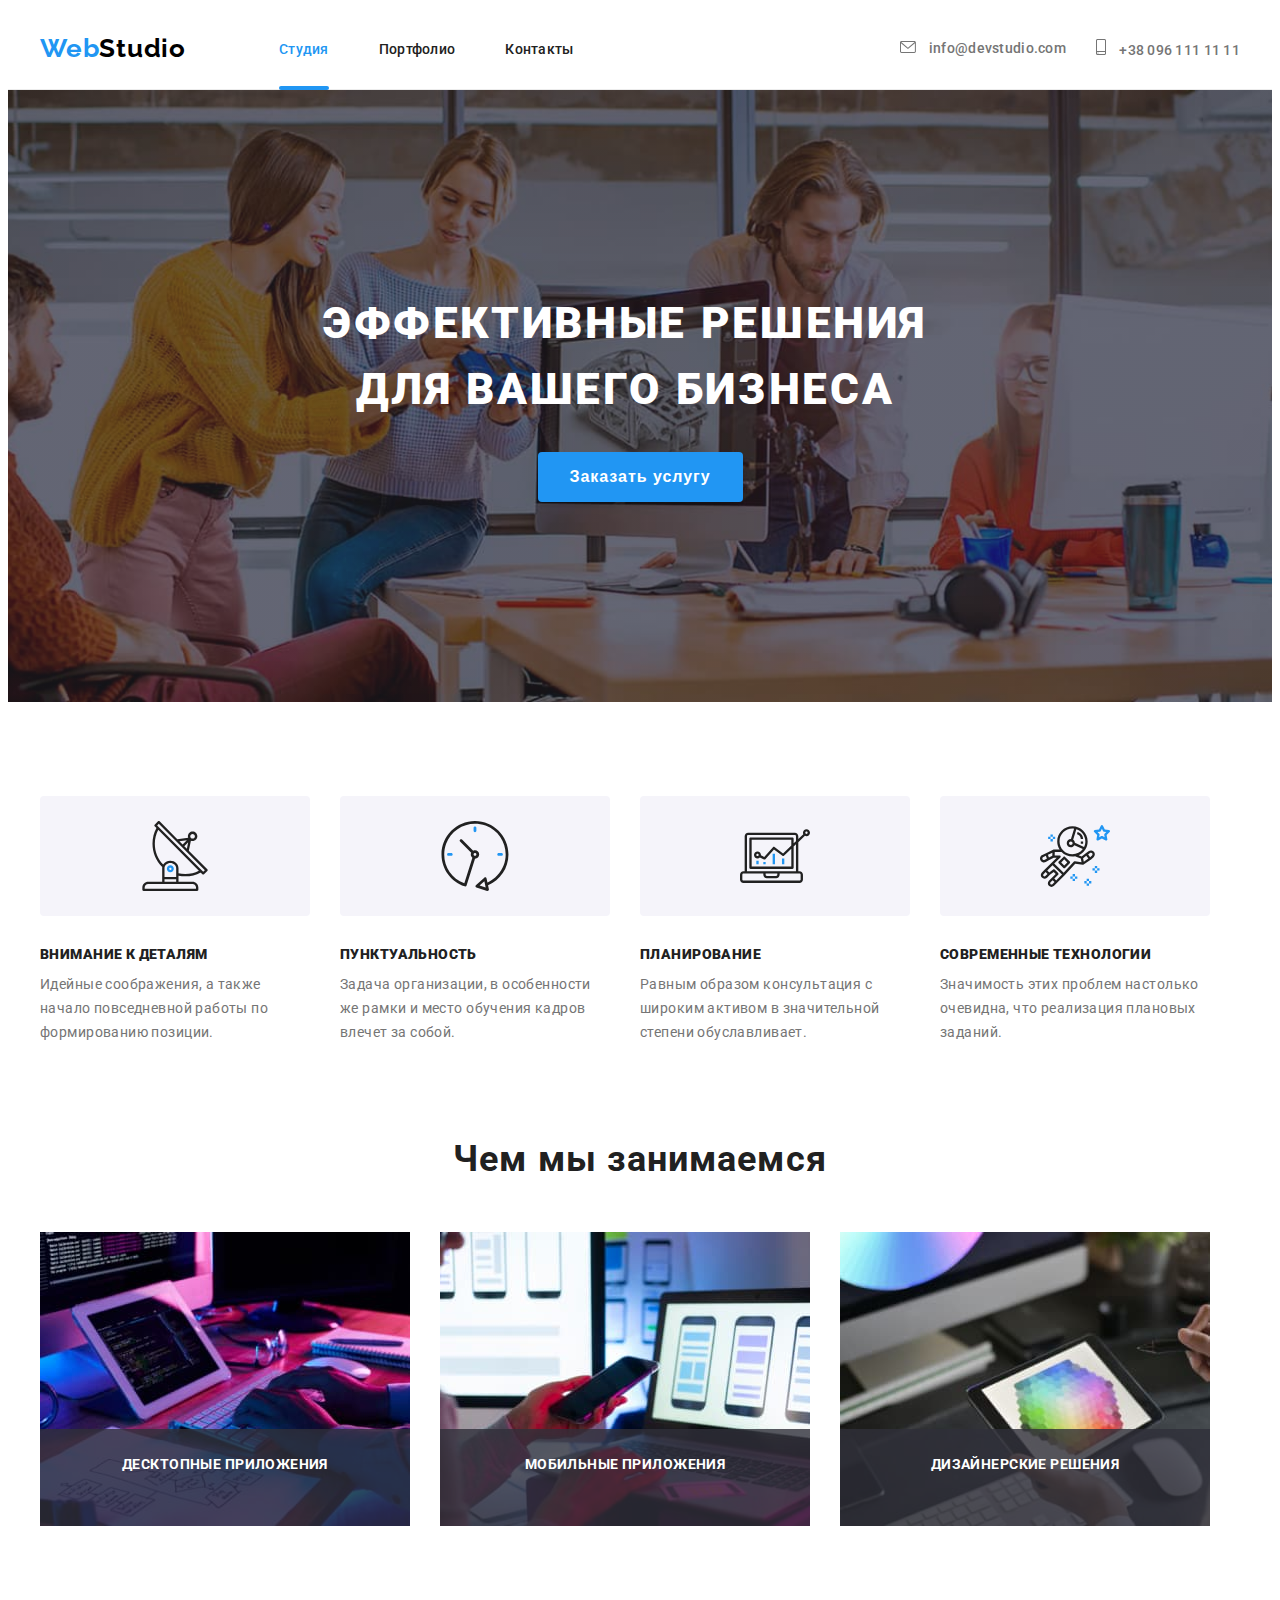
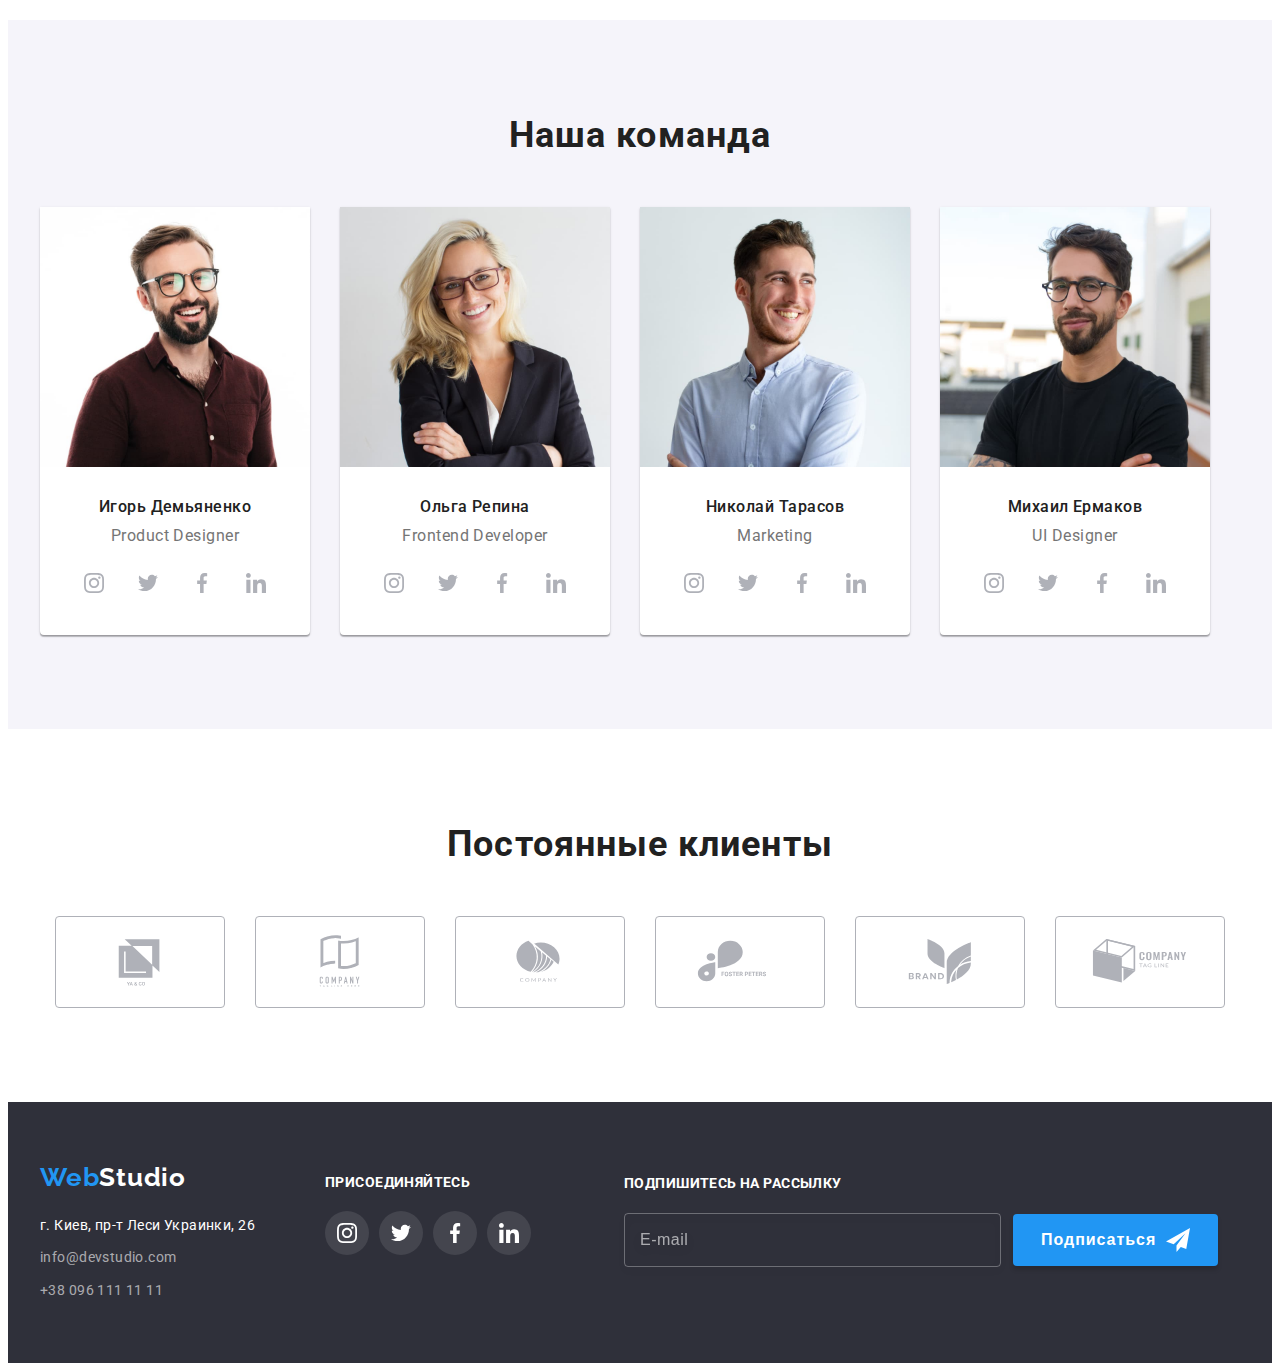
<file: index.html>
<!DOCTYPE html>
<html lang="ru">
  <head>
    <meta charset="UTF-8" />
    <meta http-equiv="X-UA-Compatible" content="IE=edge" />
    <meta name="viewport" content="width=device-width, initial-scale=1.0" />
    <link rel="preconnect" href="https://fonts.googleapis.com" />
    <link rel="preconnect" href="https://fonts.gstatic.com" crossorigin />
    <link
      href="https://fonts.googleapis.com/css2?family=Montserrat:wght@400;700&family=Raleway:wght@700&family=Roboto:wght@400;500;700;900&display=swap"
      rel="stylesheet"
    />
    <link
      rel="stylesheet"
      href="https://cdnjs.cloudflare.com/ajax/libs/modern-normalize/1.1.0/modern-normalize.min.css"
      integrity="sha512-wpPYUAdjBVSE4KJnH1VR1HeZfpl1ub8YT/NKx4PuQ5NmX2tKuGu6U/JRp5y+Y8XG2tV+wKQpNHVUX03MfMFn9Q=="
      crossorigin="anonymous"
      referrerpolicy="no-referrer"
    />

    <link rel="stylesheet" href="./css/main.min.css" />

    <title>web studio</title>
  </head>
  <body>
    <header class="header">
      <div class="container">
        <a href="" lang="en" class="logo logo--margin link"
          ><span class="logo--blue">Web</span><span class="logo--black">Studio</span></a
        >
        <nav class="navigation">
          <ul class="navigation__list list">
            <li class="navigation__item">
              <a href="./index.html" class="navigation__link link selected-page">Студия</a>
            </li>
            <li class="navigation__item">
              <a href="./portfolio.html" class="navigation__link link">Портфолио</a>
            </li>
            <li class="navigation__item">
              <a href="" class="navigation__link link">Контакты</a>
            </li>
          </ul>
        </nav>
        <ul class="contact list">
          <li class="contact__item">
            <a href="mailto:info@devstudio.com" class="contact__link link">
              <svg class="contact__icon" width="16" height="12">
                <use href="./images/icons.svg#icon-envelope "></use>
              </svg>
              info@devstudio.com</a
            >
          </li>
          <li class="contact__item">
            <a href="tel:+380961111111" class="contact__link link">
              <svg class="contact__icon" width="10" height="16">
                <use href="./images/icons.svg#icon-smartphone"></use>
              </svg>
              +38 096 111 11 11</a
            >
          </li>
        </ul>
      </div>
    </header>
    <main class="main">
      <section class="hero section">
        <div class="container">
          <h1 class="hero-title">Эффективные решения для вашего бизнеса</h1>
          <button type="button" class="hero-btn btn" data-modal-open>Заказать услугу</button>
        </div>
      </section>
      <section class="specific section">
        <div class="container">
          <ul class="specifics-list list">
            <li class="specifics-item">
              <div class="specifics-icon">
                <svg width="70" height="70">
                  <use href="./images/icons.svg#icon-antenna "></use>
                </svg>
              </div>
              <h3 class="specifics-item-title"><b>Внимание к деталям</b></h3>
              <p class="specifics-text">
                Идейные соображения, а также начало повседневной работы по формированию позиции.
              </p>
            </li>
            <li class="specifics-item">
              <div class="specifics-icon">
                <svg width="70" height="70">
                  <use href="./images/icons.svg#icon-clock "></use>
                </svg>
              </div>
              <h3 class="specifics-item-title"><b>Пунктуальность</b></h3>
              <p class="specifics-text">
                Задача организации, в особенности же рамки и место обучения кадров влечет за собой.
              </p>
            </li>
            <li class="specifics-item">
              <div class="specifics-icon">
                <svg width="70" height="70">
                  <use href="./images/icons.svg#icon-diagram"></use>
                </svg>
              </div>
              <h3 class="specifics-item-title"><b>Планирование</b></h3>
              <p class="specifics-text">
                Равным образом консультация с широким активом в значительной степени обуславливает.
              </p>
            </li>
            <li class="specifics-item">
              <div class="specifics-icon">
                <svg width="70" height="70">
                  <use href="./images/icons.svg#icon-astronaut "></use>
                </svg>
              </div>
              <h3 class="specifics-item-title"><b>Современные технологии</b></h3>
              <p class="specifics-text">
                Значимость этих проблем настолько очевидна, что реализация плановых заданий.
              </p>
            </li>
          </ul>
        </div>
      </section>
      <section class="what-we-do section">
        <div class="container">
          <h2 class="what-we-do__title">Чем мы занимаемся</h2>
          <ul class="what-we-do__list list">
            <li class="what-we-do__item">
              <img src="./images/what-we-do-1.jpg" alt="чем мы занимаемся 1" width="370" />
              <p class="what-we-do__text">Десктопные приложения</p>
            </li>
            <li class="what-we-do__item">
              <img src="./images/what-we-do-2.jpg" alt="чем мы занимаемся 2" width="370" />
              <p class="what-we-do__text">Мобильные приложения</p>
            </li>
            <li class="what-we-do__item">
              <img src="./images/what-we-do-3.jpg" alt="чем мы занимаемся 3" width="370" />
              <p class="what-we-do__text">Дизайнерские решения</p>
            </li>
          </ul>
        </div>
      </section>
      <section class="our-team section">
        <div class="container">
          <h2 class="our-team__title">Наша команда</h2>
          <ul class="our-team__list list">
            <li class="our-team__item">
              <img src="./images/product-designer.jpg" alt="Фото Игорь демяненко" width="270" />
              <div class="our-team__wrap">
                <h3 class="our-team__member">Игорь Демьяненко</h3>
                <p lang="en" class="our-team__position">Product Designer</p>
                <ul class="soc our-team__soc list">
                  <li class="soc__item">
                    <a
                      href="https://www.instagram.com/"
                      rel="noopener nofollow noreferrer"
                      target="_blank"
                      class="soc__link soc__link--dark"
                    >
                      <svg class="soc__icon" width="20" height="20">
                        <use href="./images/icons.svg#icon-instagram"></use>
                      </svg>
                    </a>
                  </li>
                  <li class="soc__item">
                    <a
                      href="https://twitter.com/?lang=uk"
                      rel="noopener nofollow noreferrer"
                      target="_blank"
                      class="soc__link soc__link--dark"
                    >
                      <svg class="soc__icon" width="20" height="20">
                        <use href="./images/icons.svg#icon-twitter"></use>
                      </svg>
                    </a>
                  </li>
                  <li class="soc__item">
                    <a
                      href="https://www.facebook.com/"
                      rel="noopener nofollow noreferrer"
                      target="_blank"
                      class="soc__link soc__link--dark"
                    >
                      <svg class="soc__icon" width="20" height="20">
                        <use href="./images/icons.svg#icon-facebook"></use>
                      </svg>
                    </a>
                  </li>
                  <li class="soc__item">
                    <a
                      href="https://www.linkedin.com/"
                      rel="noopener nofollow noreferrer"
                      target="_blank"
                      class="soc__link soc__link--dark"
                    >
                      <svg class="soc__icon" width="20" height="20">
                        <use href="./images/icons.svg#icon-linkedin"></use>
                      </svg>
                    </a>
                  </li>
                </ul>
              </div>
            </li>

            <li class="our-team__item">
              <img src="./images/frontend-developer.jpg" alt="Фото Ольга Репина" width="270" />
              <div class="our-team__wrap">
                <h3 class="our-team__member">Ольга Репина</h3>
                <p lang="en" class="our-team__position">Frontend Developer</p>
                <ul class="soc our-team__soc list">
                  <li class="soc__item">
                    <a
                      href="https://www.instagram.com/"
                      rel="noopener nofollow noreferrer"
                      target="_blank"
                      class="soc__link soc__link--dark"
                    >
                      <svg class="soc__icon" width="20" height="20">
                        <use href="./images/icons.svg#icon-instagram"></use>
                      </svg>
                    </a>
                  </li>
                  <li class="soc__item">
                    <a
                      href="https://twitter.com/?lang=uk"
                      rel="noopener nofollow noreferrer"
                      target="_blank"
                      class="soc__link soc__link--dark"
                    >
                      <svg class="soc__icon" width="20" height="20">
                        <use href="./images/icons.svg#icon-twitter"></use>
                      </svg>
                    </a>
                  </li>
                  <li class="soc__item">
                    <a
                      href="https://www.facebook.com/"
                      rel="noopener nofollow noreferrer"
                      target="_blank"
                      class="soc__link soc__link--dark"
                    >
                      <svg class="soc__icon" width="20" height="20">
                        <use href="./images/icons.svg#icon-facebook"></use>
                      </svg>
                    </a>
                  </li>
                  <li class="soc__item">
                    <a
                      href="https://www.linkedin.com/"
                      rel="noopener nofollow noreferrer"
                      target="_blank"
                      class="soc__link soc__link--dark"
                    >
                      <svg class="soc__icon" width="20" height="20">
                        <use href="./images/icons.svg#icon-linkedin"></use>
                      </svg>
                    </a>
                  </li>
                </ul>
              </div>
            </li>
            <li class="our-team__item">
              <img src="./images/marketing.jpg" alt="Фото Николай Тарасов" width="270" />
              <div class="our-team__wrap">
                <h3 class="our-team__member">Николай Тарасов</h3>
                <p lang="en" class="our-team__position">Marketing</p>
                <ul class="soc our-team__soc list">
                  <li class="soc__item">
                    <a
                      href="https://www.instagram.com/"
                      rel="noopener nofollow noreferrer"
                      target="_blank"
                      class="soc__link soc__link--dark"
                    >
                      <svg class="soc__icon" width="20" height="20">
                        <use href="./images/icons.svg#icon-instagram"></use>
                      </svg>
                    </a>
                  </li>
                  <li class="soc__item">
                    <a
                      href="https://twitter.com/?lang=uk"
                      rel="noopener nofollow noreferrer"
                      target="_blank"
                      class="soc__link soc__link--dark"
                    >
                      <svg class="soc__icon" width="20" height="20">
                        <use href="./images/icons.svg#icon-twitter"></use>
                      </svg>
                    </a>
                  </li>
                  <li class="soc__item">
                    <a
                      href="https://www.facebook.com/"
                      rel="noopener nofollow noreferrer"
                      target="_blank"
                      class="soc__link soc__link--dark"
                    >
                      <svg class="soc__icon" width="20" height="20">
                        <use href="./images/icons.svg#icon-facebook"></use>
                      </svg>
                    </a>
                  </li>
                  <li class="soc__item">
                    <a
                      href="https://www.linkedin.com/"
                      rel="noopener nofollow noreferrer"
                      target="_blank"
                      class="soc__link soc__link--dark"
                    >
                      <svg class="soc__icon" width="20" height="20">
                        <use href="./images/icons.svg#icon-linkedin"></use>
                      </svg>
                    </a>
                  </li>
                </ul>
              </div>
            </li>
            <li class="our-team__item">
              <img src="./images/ui-designer.jpg" alt="Фото Михаил Ермаков" width="270" />
              <div class="our-team__wrap">
                <h3 class="our-team__member">Михаил Ермаков</h3>
                <p lang="en" class="our-team__position">UI Designer</p>
                <ul class="soc our-team__soc list">
                  <li class="soc__item">
                    <a
                      href="https://www.instagram.com/"
                      rel="noopener nofollow noreferrer"
                      target="_blank"
                      class="soc__link soc__link--dark"
                    >
                      <svg class="soc__icon" width="20" height="20">
                        <use href="./images/icons.svg#icon-instagram"></use>
                      </svg>
                    </a>
                  </li>
                  <li class="soc__item">
                    <a
                      href="https://twitter.com/?lang=uk"
                      rel="noopener nofollow noreferrer"
                      target="_blank"
                      class="soc__link soc__link--dark"
                    >
                      <svg class="soc__icon" width="20" height="20">
                        <use href="./images/icons.svg#icon-twitter"></use>
                      </svg>
                    </a>
                  </li>
                  <li class="soc__item">
                    <a
                      href="https://www.facebook.com/"
                      rel="noopener nofollow noreferrer"
                      target="_blank"
                      class="soc__link soc__link--dark"
                    >
                      <svg class="soc__icon" width="20" height="20">
                        <use href="./images/icons.svg#icon-facebook"></use>
                      </svg>
                    </a>
                  </li>
                  <li class="soc__item">
                    <a
                      href="https://www.linkedin.com/"
                      rel="noopener nofollow noreferrer"
                      target="_blank"
                      class="soc__link soc__link--dark"
                    >
                      <svg class="soc__icon" width="20" height="20">
                        <use href="./images/icons.svg#icon-linkedin"></use>
                      </svg>
                    </a>
                  </li>
                </ul>
              </div>
            </li>
          </ul>
        </div>
      </section>
      <section class="regular-customers section">
        <div class="container">
          <h2 class="regular-customers-title">Постоянные клиенты</h2>
          <ul class="regular-customers-list list">
            <li class="regular-customers-item">
              <a
                href=""
                class="regular-customers-link"
                rel="noopener nofollow noreferrer"
                target="_blank"
              >
                <svg class="regular-customers-icon" height="60" width="106">
                  <use href="./images/icons.svg#icon-client-1"></use>
                </svg>
              </a>
            </li>
            <li class="regular-customers-item">
              <a
                href=""
                class="regular-customers-link"
                rel="noopener nofollow noreferrer"
                target="_blank"
              >
                <svg class="regular-customers-icon" height="60" width="106">
                  <use href="./images/icons.svg#icon-client-2"></use>
                </svg>
              </a>
            </li>
            <li class="regular-customers-item">
              <a
                href=""
                class="regular-customers-link"
                rel="noopener nofollow noreferrer"
                target="_blank"
              >
                <svg class="regular-customers-icon" height="60" width="106">
                  <use href="./images/icons.svg#icon-client-3"></use>
                </svg>
              </a>
            </li>
            <li class="regular-customers-item">
              <a
                href=""
                class="regular-customers-link"
                rel="noopener nofollow noreferrer"
                target="_blank"
              >
                <svg class="regular-customers-icon" height="60" width="106">
                  <use href="./images/icons.svg#icon-client-4"></use>
                </svg>
              </a>
            </li>
            <li class="regular-customers-item">
              <a
                href=""
                class="regular-customers-link"
                rel="noopener nofollow noreferrer"
                target="_blank"
              >
                <svg class="regular-customers-icon" height="60" width="106">
                  <use href="./images/icons.svg#icon-client-5"></use>
                </svg>
              </a>
            </li>
            <li class="regular-customers-item">
              <a
                href=""
                class="regular-customers-link"
                rel="noopener nofollow noreferrer"
                target="_blank"
              >
                <svg class="regular-customers-icon" height="60" width="106">
                  <use href="./images/icons.svg#icon-client-6"></use>
                </svg>
              </a>
            </li>
          </ul>
        </div>
      </section>
    </main>
    <footer class="footer">
      <div class="container">
        <div class="footer__text">
          <a href="" lang="en" class="logo link"
            ><span class="logo--blue">Web</span><span class="logo--white">Studio</span></a
          >

          <address class="footer__adress">г. Киев, пр-т Леси Украинки, 26</address>
          <ul class="contact list">
            <li class="contact__item">
              <a href="mailto:info@devstudio.com" class="contact__link link">info@devstudio.com</a>
            </li>
            <li class="contact__item">
              <a href="tel:+380961111111" class="contact__link link">+38 096 111 11 11</a>
            </li>
          </ul>
        </div>
        <div class="soc__wrap">
          <h3 class="soc__title">присоединяйтесь</h3>

          <ul class="soc footer__soc list">
            <li class="soc__item">
              <a
                href="https://www.instagram.com/"
                rel="noopener nofollow noreferrer"
                target="_blank"
                class="soc__link soc__link--light"
              >
                <svg class="soc__icon" width="20" height="20">
                  <use href="./images/icons.svg#icon-instagram"></use>
                </svg>
              </a>
            </li>
            <li class="soc__item">
              <a
                href="https://twitter.com/?lang=uk"
                rel="noopener nofollow noreferrer"
                target="_blank"
                class="soc__link soc__link--light"
              >
                <svg class="soc__icon" width="20" height="20">
                  <use href="./images/icons.svg#icon-twitter"></use>
                </svg>
              </a>
            </li>
            <li class="soc__item">
              <a
                href="https://www.facebook.com/"
                rel="noopener nofollow noreferrer"
                target="_blank"
                class="soc__link soc__link--light"
              >
                <svg class="soc__icon" width="20" height="20">
                  <use href="./images/icons.svg#icon-facebook"></use>
                </svg>
              </a>
            </li>
            <li class="soc__item">
              <a
                href="https://www.linkedin.com/"
                rel="noopener nofollow noreferrer"
                target="_blank"
                class="soc__link soc__link--light"
              >
                <svg class="soc__icon" width="20" height="20">
                  <use href="./images/icons.svg#icon-linkedin"></use>
                </svg>
              </a>
            </li>
          </ul>
        </div>
        <div class="mailing">
          <p class="mailing__title">Подпишитесь на рассылку</p>
          <form class="mailing__form">
            <input
              name="mailing-input"
              type="email"
              placeholder="E-mail"
              required
              pattern="[a-z0-9._%+-]+@[a-z0-9.-]+\.[a-z]{2,4}$"
              title="example@mail.com"
              class="mailing__input"
            />
            <button type="submit" class="mailing__subscribe">
              <span>Подписаться</span>

              <svg width="24" height="24">
                <use href="./images/icons.svg#icon-send"></use>
              </svg>
            </button>
          </form>
        </div>
      </div>
    </footer>
    <div class="backdrop is-hidden" data-modal>
      <div class="modal">
        <button type="button" class="close" data-modal-close>
          <svg class="close__icon" width="18" height="18">
            <use href="./images/icons.svg#icon-close"></use>
          </svg>
        </button>
        <p class="modal__title">Оставьте свои данные, мы вам перезвоним</p>

        <form>
          <div class="modal__field">
            <label for="username" class="modal__label">Имя</label>
            <div class="input__wrap">
              <input type="text" name="user-name" id="username" required class="modal__input" />
              <svg class="modal__icon" width="18" height="18">
                <use href="./images/icons.svg#icon-person"></use>
              </svg>
            </div>
          </div>
          <div class="modal__field">
            <label for="usertel" class="modal__label">Телефон</label>
            <div class="input__wrap">
              <input
                type="tel"
                name="user-tel"
                id="usertel"
                required
                class="modal__input"
                data-phone-pattern
              />
              <svg class="modal__icon" width="18" height="18">
                <use href="./images/icons.svg#icon-phone"></use>
              </svg>
            </div>
          </div>
          <div class="modal__field">
            <label for="usermail" class="modal__label">Почта</label>
            <div class="input__wrap">
              <input
                type="email"
                name="user-mail"
                id="usermail"
                required
                class="modal__input"
                pattern="[a-z0-9._%+-]+@[a-z0-9.-]+\.[a-z]{2,4}$"
                title="example@mail.com"
              />
              <svg class="modal__icon" width="18" height="18">
                <use href="./images/icons.svg#icon-email"></use>
              </svg>
            </div>
          </div>
          <div class="modal__field">
            <label for="usermail" class="modal__label">Комментарий</label>
            <textarea
              name="user-comment"
              id="usercomment"
              placeholder="Введите текст"
              class="modal__comment"
            ></textarea>
          </div>
          <div class="modal__field">
            <input
              type="checkbox"
              id="input-check"
              name="policy"
              value="policy"
              required
              class="checkbox visually-hidden"
            />
            <label for="input-check" class="checkbox__text"
              ><span
                ><svg class="checkbox__icon" width="11" height="8">
                  <use href="./images/icons.svg#icon-check"></use>
                </svg>
              </span>
              Соглашаюсь с рассылкой и принимаю &nbsp;
              <a href="" class="checkbox__link">Условия договора</a>
            </label>
          </div>
          <button type="submit" class="modal__sumbit">Отправить</button>
        </form>
      </div>
    </div>
    <script src="./js/modal.js"></script>
    <script src="./js/tel-mask.js"></script>
  </body>
</html>
</file>
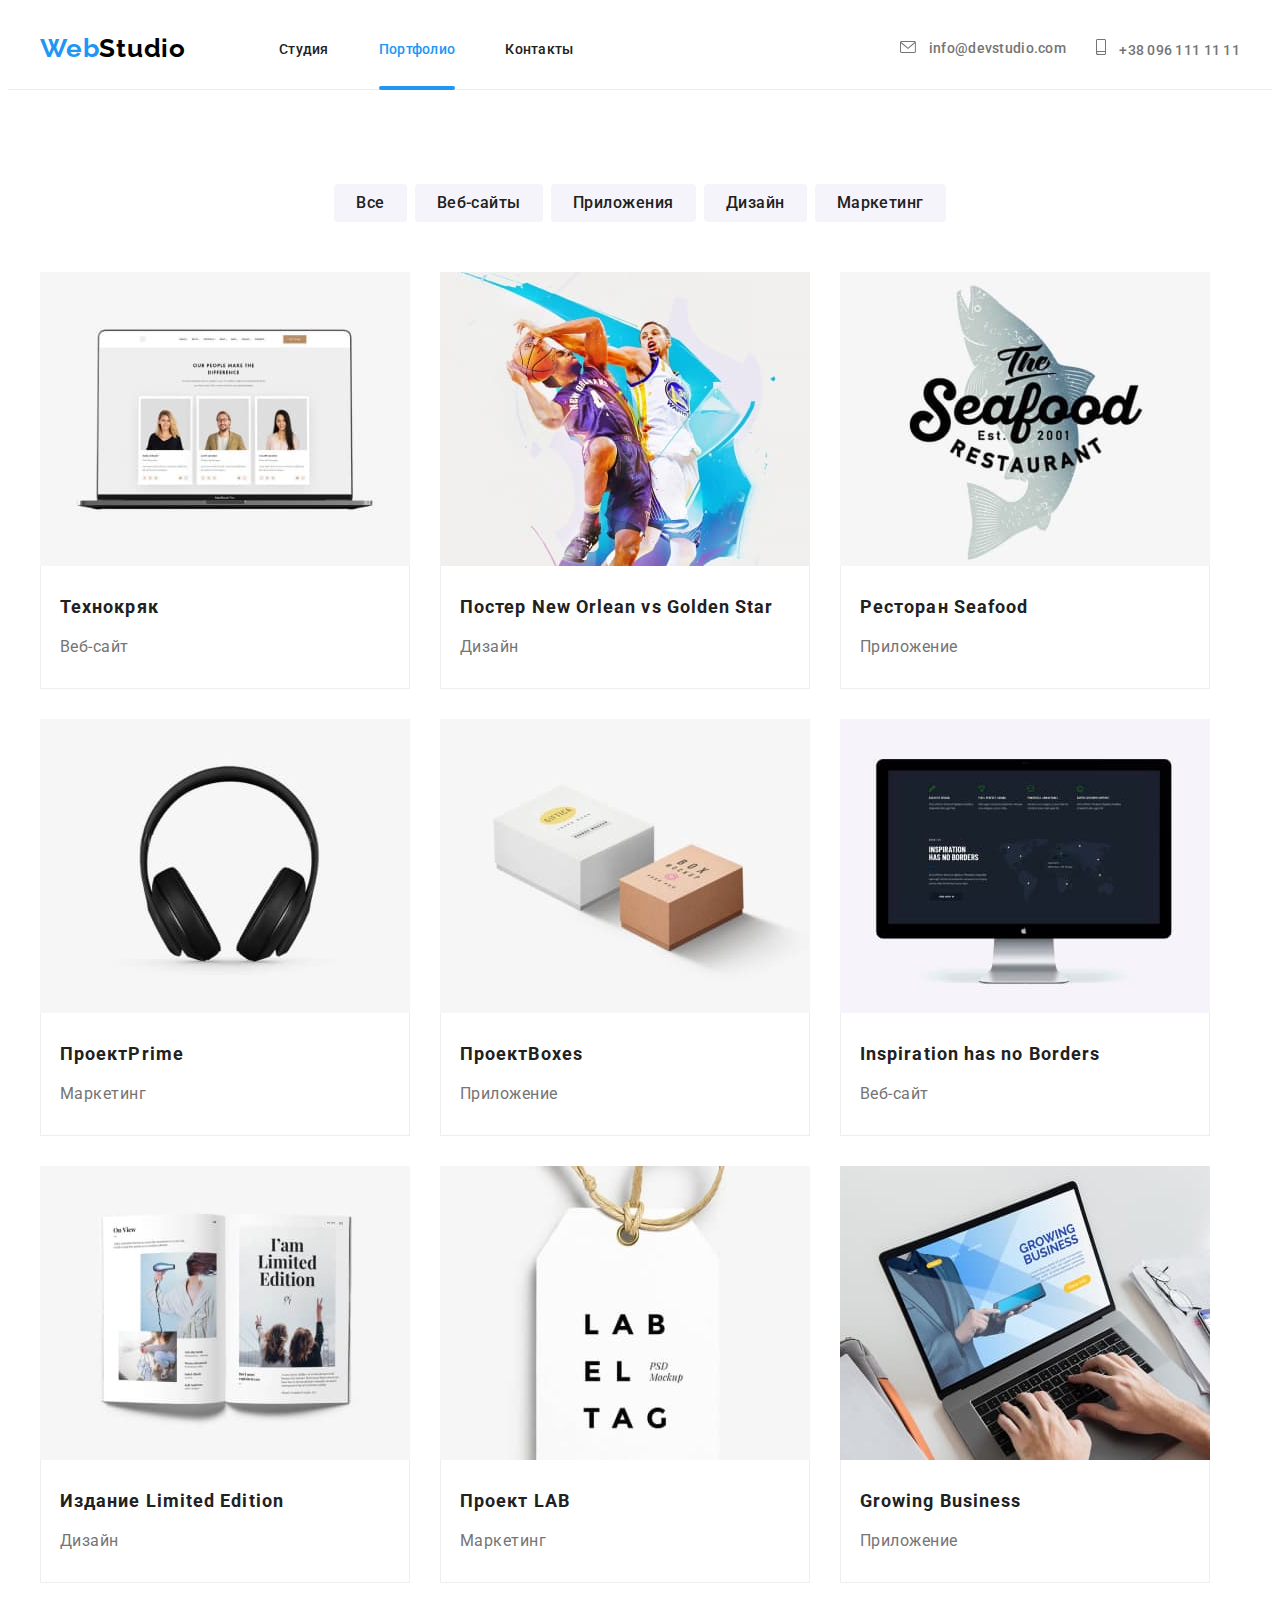
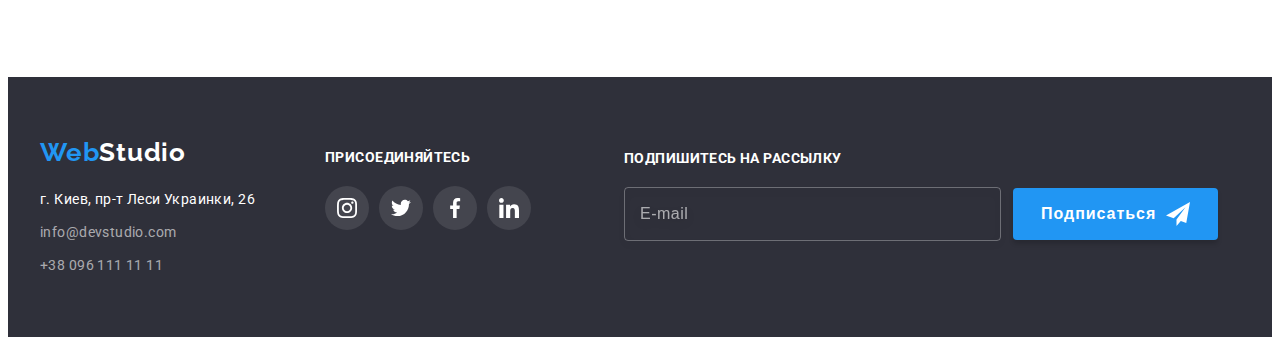
<file: portfolio.html>
<!DOCTYPE html>
<html lang="ru">
  <head>
    <meta charset="UTF-8" />
    <meta http-equiv="X-UA-Compatible" content="IE=edge" />
    <meta name="viewport" content="width=device-width, initial-scale=1.0" />
    <link rel="preconnect" href="https://fonts.googleapis.com" />
    <link rel="preconnect" href="https://fonts.gstatic.com" crossorigin />
    <link
      href="https://fonts.googleapis.com/css2?family=Montserrat:wght@400;700&family=Raleway:wght@700&family=Roboto:wght@400;500;700;900&display=swap"
      rel="stylesheet"
    />
    <link
      rel="stylesheet"
      href="https://cdnjs.cloudflare.com/ajax/libs/modern-normalize/1.1.0/modern-normalize.min.css"
      integrity="sha512-wpPYUAdjBVSE4KJnH1VR1HeZfpl1ub8YT/NKx4PuQ5NmX2tKuGu6U/JRp5y+Y8XG2tV+wKQpNHVUX03MfMFn9Q=="
      crossorigin="anonymous"
      referrerpolicy="no-referrer"
    />
    <link rel="stylesheet" href="./css/styles.css" />
    <link rel="stylesheet" href="./css/main.min.css" />
    <title>Portfolio</title>
  </head>
  <body>
    <header class="header">
      <div class="container">
        <a href="" lang="en" class="logo logo--margin link"
          ><span class="logo--blue">Web</span><span class="logo--black">Studio</span></a
        >
        <nav class="navigation">
          <ul class="navigation__list list">
            <li class="navigation__item">
              <a href="./index.html" class="navigation__link link">Студия</a>
            </li>
            <li class="navigation__item">
              <a href="./portfolio.html" class="navigation__link link selected-page">Портфолио</a>
            </li>
            <li class="navigation__item">
              <a href="" class="navigation__link link">Контакты</a>
            </li>
          </ul>
        </nav>
        <ul class="contact list">
          <li class="contact__item">
            <a href="mailto:info@devstudio.com" class="contact__link link">
              <svg class="contact__icon" width="16" height="12">
                <use href="./images/icons.svg#icon-envelope "></use>
              </svg>
              info@devstudio.com</a
            >
          </li>
          <li class="contact__item">
            <a href="tel:+380961111111" class="contact__link link">
              <svg class="contact__icon" width="10" height="16">
                <use href="./images/icons.svg#icon-smartphone"></use>
              </svg>
              +38 096 111 11 11</a
            >
          </li>
        </ul>
      </div>
    </header>
    <main>
      <section class="portfolio section">
        <div class="container">
          <ul class="portfolio-filter list">
            <li class="portfolio-filter-item">
              <button type="button" class="portfolio-btn btn">Все</button>
            </li>
            <li class="portfolio-filter-item">
              <button type="button" class="portfolio-btn btn">Веб-сайты</button>
            </li>
            <li class="portfolio-filter-item">
              <button type="button" class="portfolio-btn btn">Приложения</button>
            </li>
            <li class="portfolio-filter-item">
              <button type="button" class="portfolio-btn btn">Дизайн</button>
            </li>
            <li class="portfolio-filter-item">
              <button type="button" class="portfolio-btn btn">Маркетинг</button>
            </li>
          </ul>
          <ul class="portfolio-list list">
            <li class="portfolio-item">
              <div class="portfolio-item-wrap">
                <img
                  src="./images/portfolio-technocrack.jpg"
                  alt="Изображение проекта"
                  width="370"
                />
                <p class="portfolio-item-text">
                  Ресурс предлагает комплексные предложения с разным уровнем функционала и сервисов.
                  Все это позволит посетителю получить исчерпывающие сведения о компании или частном
                  лице.
                </p>
              </div>
              <div class="portfolio-item-content">
                <h3 class="portfolio-item-title">Технокряк</h3>
                <p class="portfolio-item-subtitle">Веб-сайт</p>
              </div>
            </li>
            <li class="portfolio-item">
              <div class="portfolio-item-wrap">
                <img src="./images/portfolio-poster.jpg" alt="Изображение проекта" width="370" />
                <p class="portfolio-item-text">
                  Ресурс предлагает комплексные предложения с разным уровнем функционала и сервисов.
                  Все это позволит посетителю получить исчерпывающие сведения о компании или частном
                  лице.
                </p>
              </div>
              <div class="portfolio-item-content">
                <h3 class="portfolio-item-title">
                  Постер <span lang="en">New Orlean vs Golden Star</span>
                </h3>
                <p class="portfolio-item-subtitle">Дизайн</p>
              </div>
            </li>
            <li class="portfolio-item">
              <div class="portfolio-item-wrap">
                <img
                  src="././images/portfolio-restaurant.jpg"
                  alt="Изображение проекта"
                  width="370"
                />
                <p class="portfolio-item-text">
                  Ресурс предлагает комплексные предложения с разным уровнем функционала и сервисов.
                  Все это позволит посетителю получить исчерпывающие сведения о компании или частном
                  лице.
                </p>
              </div>
              <div class="portfolio-item-content">
                <h3 class="portfolio-item-title">Ресторан <span lang="en">Seafood</span></h3>
                <p class="portfolio-item-subtitle">Приложение</p>
              </div>
            </li>
            <li class="portfolio-item">
              <div class="portfolio-item-wrap">
                <img
                  src="./images/portfolio-project-prime.jpg"
                  alt="Изображение проекта"
                  width="370"
                />
                <p class="portfolio-item-text">
                  Ресурс предлагает комплексные предложения с разным уровнем функционала и сервисов.
                  Все это позволит посетителю получить исчерпывающие сведения о компании или частном
                  лице.
                </p>
              </div>
              <div class="portfolio-item-content">
                <h3 class="portfolio-item-title">Проект<span lang="en">Prime</span></h3>
                <p class="portfolio-item-subtitle">Маркетинг</p>
              </div>
            </li>
            <li class="portfolio-item">
              <div class="portfolio-item-wrap">
                <img
                  src="./images/portfolio-project-boxes.jpg"
                  alt="Изображение проекта"
                  width="370"
                />
                <p class="portfolio-item-text">
                  Ресурс предлагает комплексные предложения с разным уровнем функционала и сервисов.
                  Все это позволит посетителю получить исчерпывающие сведения о компании или частном
                  лице.
                </p>
              </div>
              <div class="portfolio-item-content">
                <h3 class="portfolio-item-title">Проект<span lang="en">Boxes</span></h3>
                <p class="portfolio-item-subtitle">Приложение</p>
              </div>
            </li>
            <li class="portfolio-item">
              <div class="portfolio-item-wrap">
                <img
                  src="./images/portfolio-inspiration-has-no-borders.jpg"
                  alt="Изображение проекта"
                  width="370"
                />
                <p class="portfolio-item-text">
                  Ресурс предлагает комплексные предложения с разным уровнем функционала и сервисов.
                  Все это позволит посетителю получить исчерпывающие сведения о компании или частном
                  лице.
                </p>
              </div>
              <div class="portfolio-item-content">
                <h3 lang="en" class="portfolio-item-title">Inspiration has no Borders</h3>
                <p class="portfolio-item-subtitle">Веб-сайт</p>
              </div>
            </li>
            <li class="portfolio-item">
              <div class="portfolio-item-wrap">
                <img
                  src="./images/portfolio-limited-edition.jpg"
                  alt="Изображение проекта"
                  width="370"
                />

                <p class="portfolio-item-text">
                  Ресурс предлагает комплексные предложения с разным уровнем функционала и сервисов.
                  Все это позволит посетителю получить исчерпывающие сведения о компании или частном
                  лице.
                </p>
              </div>
              <div class="portfolio-item-content">
                <h3 class="portfolio-item-title">Издание <span lang="en">Limited Edition</span></h3>
                <p class="portfolio-item-subtitle">Дизайн</p>
              </div>
            </li>
            <li class="portfolio-item">
              <div class="portfolio-item-wrap">
                <img
                  src="./images/portfolio-project-lab.jpg"
                  alt="Изображение проекта"
                  width="370"
                />
                <p class="portfolio-item-text">
                  Ресурс предлагает комплексные предложения с разным уровнем функционала и сервисов.
                  Все это позволит посетителю получить исчерпывающие сведения о компании или частном
                  лице.
                </p>
              </div>
              <div class="portfolio-item-content">
                <h3 class="portfolio-item-title">Проект<span lang="en"> LAB</span></h3>
                <p class="portfolio-item-subtitle">Маркетинг</p>
              </div>
            </li>
            <li class="portfolio-item">
              <div class="portfolio-item-wrap">
                <img
                  src="./images/portfolio-growing-business.jpg"
                  alt="Изображение проекта"
                  width="370"
                />
                <p class="portfolio-item-text">
                  Ресурс предлагает комплексные предложения с разным уровнем функционала и сервисов.
                  Все это позволит посетителю получить исчерпывающие сведения о компании или частном
                  лице.
                </p>
              </div>
              <div class="portfolio-item-content">
                <h3 lang="en" class="portfolio-item-title">Growing Business</h3>
                <p class="portfolio-item-subtitle">Приложение</p>
              </div>
            </li>
          </ul>
        </div>
      </section>
    </main>
    <footer class="footer">
      <div class="container">
        <div class="footer__text">
          <a href="" lang="en" class="logo link"
            ><span class="logo--blue">Web</span><span class="logo--white">Studio</span></a
          >

          <address class="footer__adress">г. Киев, пр-т Леси Украинки, 26</address>
          <ul class="contact list">
            <li class="contact__item">
              <a href="mailto:info@devstudio.com" class="contact__link link">info@devstudio.com</a>
            </li>
            <li class="contact__item">
              <a href="tel:+380961111111" class="contact__link link">+38 096 111 11 11</a>
            </li>
          </ul>
        </div>
        <div class="soc__wrap">
          <h3 class="soc__title">присоединяйтесь</h3>

          <ul class="soc footer__soc list">
            <li class="soc__item">
              <a
                href="https://www.instagram.com/"
                rel="noopener nofollow noreferrer"
                target="_blank"
                class="soc__link soc__link--light"
              >
                <svg class="soc__icon" width="20" height="20">
                  <use href="./images/icons.svg#icon-instagram"></use>
                </svg>
              </a>
            </li>
            <li class="soc__item">
              <a
                href="https://twitter.com/?lang=uk"
                rel="noopener nofollow noreferrer"
                target="_blank"
                class="soc__link soc__link--light"
              >
                <svg class="soc__icon" width="20" height="20">
                  <use href="./images/icons.svg#icon-twitter"></use>
                </svg>
              </a>
            </li>
            <li class="soc__item">
              <a
                href="https://www.facebook.com/"
                rel="noopener nofollow noreferrer"
                target="_blank"
                class="soc__link soc__link--light"
              >
                <svg class="soc__icon" width="20" height="20">
                  <use href="./images/icons.svg#icon-facebook"></use>
                </svg>
              </a>
            </li>
            <li class="soc__item">
              <a
                href="https://www.linkedin.com/"
                rel="noopener nofollow noreferrer"
                target="_blank"
                class="soc__link soc__link--light"
              >
                <svg class="soc__icon" width="20" height="20">
                  <use href="./images/icons.svg#icon-linkedin"></use>
                </svg>
              </a>
            </li>
          </ul>
        </div>
        <div class="mailing">
          <p class="mailing__title">Подпишитесь на рассылку</p>
          <form class="mailing__form">
            <input
              name="mailing-input"
              type="email"
              placeholder="E-mail"
              required
              pattern="[a-z0-9._%+-]+@[a-z0-9.-]+\.[a-z]{2,4}$"
              title="example@mail.com"
              class="mailing__input"
            />
            <button type="submit" class="mailing__subscribe">
              <span>Подписаться</span>

              <svg width="24" height="24">
                <use href="./images/icons.svg#icon-send"></use>
              </svg>
            </button>
          </form>
        </div>
      </div>
    </footer>
  </body>
</html>
</file>
<file: css/styles.css>
body {
  font-family: 'Roboto', sans-serif;
  color: #212121;
}
p,
h1,
h2,
h3,
h4,
h5,
h6 {
  margin: 0;
}
ul {
  padding-left: 0;
  margin: 0;
}
img {
  display: block;
  max-width: 100%;
  height: auto;
}
:root {
  --joint-logo-color: #2196f3;
  --header-logo-color: #000000;
  --footer-logo-color: #ffffff;
  --selected-page-color: #2196f3;
  --main-color: #757575;
  --active-link-color: #2196f3;
  --logo-font: 'Raleway', sans-serif;
  --tipical-margin-1: 50px;
  --tipical-margin-2: 30px;
  --tipical-padding: 0;
  --transition-duration: 250ms;
  --transition-timing-function: cubic-bezier(0.4, 0, 0.2, 1);
}

.list {
  list-style: none;
}
.link {
  text-decoration: none;
}
.container {
  width: 1200px;
  margin: 0 auto;
  padding-left: 15px;
  padding-right: 15px;
}
.section {
  padding-top: 94px;
  padding-bottom: 94px;
}

.visually-hidden {
  position: absolute;
  white-space: nowrap;
  width: 1px;
  height: 1px;
  overflow: hidden;
  border: 0;
  padding: 0;
  clip: rect(0 0 0 0);
  clip-path: inset(50%);
  margin: -1px;
}
/* -----header----- */
.header {
  border-bottom: 1px solid #ececec;
  padding-top: 25px;
  padding-bottom: 25px;
}
.header .container {
  display: flex;
  align-items: center;
}
.header-logo {
  font-family: var(--logo-font);
  font-weight: 700;
  font-size: 26px;
  line-height: 1.2;
  letter-spacing: 0.03em;
  margin-right: 93px;
}
.header-logo-1 {
  color: var(--joint-logo-color);
}
.header-logo-2 {
  color: var(--header-logo-color);
}

.header-navigation-list {
  display: flex;
}

.header-link {
  font-weight: 500;
  font-size: 14px;
  line-height: 1.2;
  letter-spacing: 0.02em;
  color: inherit;
  padding: 5px 0px;
  transition-duration: var(--transition-duration);
  transition-timing-function: var(--transition-timing-function);
}
.header-link:hover,
.header-link:focus {
  color: var(--active-link-color);
}
.selected-page {
  color: var(--selected-page-color);
  position: relative;
}
.selected-page::after {
  content: '';
  background-color: var(--selected-page-color);
  height: 4px;
  width: 100%;
  border-radius: 2px;
  display: block;
  position: absolute;
  margin-top: 28px;
}

.header-item:not(:last-child) {
  margin-right: var(--tipical-margin-1);
}
.header-contact-item {
  display: flex;
  align-items: center;
}

.header-contact-list {
  display: flex;
  margin-left: auto;
}
.header-contact-item:not(:last-child) {
  margin-right: var(--tipical-margin-2);
}

.header-contact-link {
  font-weight: 500;
  font-size: 14px;
  line-height: 1.2;
  letter-spacing: 0.02em;
  color: var(--main-color);
  display: block;
  padding: 5px 0;
}

.header-contact-icon {
  margin-right: 10px;
  fill: currentColor;
}
.header-contact-link {
  transition-duration: var(--transition-duration);
  transition-timing-function: var(--transition-timing-function);
}

.header-contact-link:hover,
.header-contact-link:focus {
  color: var(--active-link-color);
}

/* -----hero----- */

.hero {
  background-color: #2f303a;

  background-image: linear-gradient(rgba(47, 48, 58, 0.4), rgba(47, 48, 58, 0.4)),
    url(../images/hero-background.jpg);
  background-size: cover;
  background-repeat: no-repeat;
  background-position: 50% 50%;
  padding: 200px 0;
  max-width: 1600px;
  margin: 0 auto;
}

.hero-title {
  font-weight: 900;
  font-size: 44px;
  line-height: 1.5;
  text-align: center;
  letter-spacing: 0.06em;
  text-transform: uppercase;

  color: #ffffff;
  max-width: 696px;

  margin-left: 237px;
  margin-bottom: var(--tipical-margin-2);
}
.hero-btn {
  font-weight: 700;
  font-size: 16px;
  line-height: 1.88;

  letter-spacing: 0.06em;
  color: #ffffff;
  background: #2196f3;
  cursor: pointer;
  display: block;
  margin: 0 auto;
  padding: 10px 32px;
  border: 0;
  box-shadow: 0px 4px 4px rgba(0, 0, 0, 0.15);
  border-radius: 4px;
}

/* -----specifics----- */
.specifics-icon {
  background-color: #f5f4fa;
  border-radius: 4px;

  margin-bottom: 30px;
  width: 270px;
  height: 120px;
  display: flex;
  align-items: center;
  justify-content: center;
}

.specifics-list {
  display: flex;
}
.specifics-item:not(:last-child) {
  margin-right: var(--tipical-margin-2);
}
.specifics-item-title {
  font-size: 14px;
  line-height: 1.2;
  letter-spacing: 0.03em;
  text-transform: uppercase;
  margin-bottom: 10px;
}
.specifics-text {
  font-size: 14px;
  line-height: 1.7;
  letter-spacing: 0.03em;
  color: var(--main-color);
  max-width: 270px;
}
/* -----what we do----- */

.what-we-do {
  padding-top: 0;
}

.what-we-do-title {
  font-size: 36px;
  line-height: 1.2;
  text-align: center;
  letter-spacing: 0.03em;
  margin-bottom: var(--tipical-margin-1);
}
.what-we-do-list {
  display: flex;
}
.what-we-do-item:not(:last-child) {
  margin-right: var(--tipical-margin-2);
}
.what-we-do-item {
  position: relative;
}

.what-we-do-text {
  font-weight: 700;
  font-size: 14px;
  line-height: 16px;
  text-align: center;
  letter-spacing: 0.03em;
  text-transform: uppercase;
  color: #ffffff;
  background-color: rgba(47, 48, 58, 0.8);
  position: absolute;
  bottom: 0;
  width: 100%;
  height: 70px;
  padding-top: 27px;
}
/* -----our team----- */
.our-team {
  background: #f5f4fa;
}
.our-team-title {
  font-size: 36px;
  line-height: 1.2;
  text-align: center;
  letter-spacing: 0.03em;
  margin-bottom: 50px;
}
.our-team-list {
  display: flex;
}
.our-team-item {
  background: #ffffff;
  box-shadow: 0px 1px 3px rgba(0, 0, 0, 0.12), 0px 1px 1px rgba(0, 0, 0, 0.14),
    0px 2px 1px rgba(0, 0, 0, 0.2);
  border-radius: 0px 0px 4px 4px;
}
.our-team-item:not(:last-child) {
  margin-right: var(--tipical-margin-2);
}
.our-team-member {
  font-weight: 500;
  font-size: 16px;
  line-height: 1.2;
  text-align: center;
  letter-spacing: 0.03em;

  margin-bottom: 10px;
}
.our-team-position {
  font-size: 16px;
  line-height: 1.2;
  text-align: center;
  letter-spacing: 0.03em;

  color: var(--main-color);
}
.our-team-text {
  margin: var(--tipical-margin-2) 0;
}
.out-team-soc-list {
  margin-top: 16px;
  display: flex;
  justify-content: center;
}

.our-team-soc-link {
  height: 44px;
  width: 44px;
  border-radius: 50%;

  display: flex;
  justify-content: center;
  align-items: center;
  color: #afb1b8;
  transition-duration: var(--transition-duration);
  transition-timing-function: var(--transition-timing-function);
}
.our-team-soc-item + .our-team-soc-item {
  margin-left: 10px;
}
.our-team-soc-link:hover,
.our-team-soc-link:focus {
  background-color: var(--active-link-color);
  color: #ffffff;
}
.our-team-soc-icon {
  fill: currentColor;
}
/* -----regular-customers------ */
.regular-customers-title {
  font-weight: 700;
  font-size: 36px;
  line-height: 1.2;
  text-align: center;
  letter-spacing: 0.03em;
  margin-bottom: 50px;
}

.regular-customers-list {
  display: flex;
  justify-content: center;
}
.regular-customers-item + .regular-customers-item {
  margin-left: 30px;
}
.regular-customers-link {
  display: flex;
  justify-content: center;
  align-items: center;
  height: 92px;
  width: 170px;
  color: #afb1b8;
  border: 1px solid #afb1b8;
  box-sizing: border-box;
  border-radius: 4px;
}
.regular-customers-icon {
  fill: currentColor;
}
.regular-customers-link {
  transition-duration: var(--transition-duration);
  transition-timing-function: var(--transition-timing-function);
}
.regular-customers-link:hover,
.regular-customers-link:focus {
  color: var(--active-link-color);
  border-color: var(--active-link-color);
}

/* -----footer----- */

.footer {
  background: #2f303a;
  padding: 60px 0;
}
footer .container {
  display: flex;
}
.footer-text {
  margin-right: 70px;
}
.footer-logo {
  font-family: var(--logo-font);
  font-weight: 700;
  font-size: 26px;
  line-height: 1.2;
  letter-spacing: 0.03em;
}
.footer-logo-1 {
  color: var(--joint-logo-color);
}
.footer-logo-2 {
  color: var(--footer-logo-color);
}
.footer-adress {
  font-style: normal;
  font-weight: 400;
  font-size: 14px;
  line-height: 1.7;
  letter-spacing: 0.03em;
  color: #ffffff;
  margin-top: 20px;
}

.footer-contact-item:not(:last-child) {
  margin-bottom: 9px;
}

.footer-contact {
  font-weight: 400;
  font-size: 14px;
  line-height: 1.7;
  letter-spacing: 0.03em;
  color: rgba(255, 255, 255, 0.6);
  display: block;
  transition-duration: var(--transition-duration);
  transition-timing-function: var(--transition-timing-function);
}

.footer-contact:hover,
.footer-contact:focus {
  color: var(--active-link-color);
}
.footer-soc {
  margin-top: 12px;
}
.footer-soc-title {
  font-weight: 700;
  font-size: 14px;
  line-height: 1.2;
  letter-spacing: 0.03em;
  text-transform: uppercase;

  color: #ffffff;
}
.footer-soc-list {
  margin-top: 20px;
  display: flex;
}
.footer-soc-link {
  height: 44px;
  width: 44px;
  border-radius: 50%;
  display: flex;
  justify-content: center;
  align-items: center;
  transition-duration: var(--transition-duration);
  transition-timing-function: var(--transition-timing-function);
  background-color: rgba(255, 255, 255, 0.1);
}
.footer-soc-item + .footer-soc-item {
  margin-left: 10px;
}
.footer-soc-link:hover,
.footer-soc-link:focus {
  background-color: var(--active-link-color);
}
.footer-soc-icon {
  fill: #ffffff;
}
.mailing {
  margin-left: 93px;
  margin-top: 12px;
}
.mailing__title {
  font-weight: 700;
  font-size: 14px;
  line-height: 1.33;
  letter-spacing: 0.03em;
  text-transform: uppercase;

  color: #ffffff;
  margin-bottom: 20px;
}
.mailing__form {
  display: flex;
  align-items: center;
}
.mailing__input {
  width: 358px;
  height: 50px;
  border: 1px solid rgba(255, 255, 255, 0.3);
  filter: drop-shadow(0px 4px 4px rgba(0, 0, 0, 0.15));
  border-radius: 4px;
  background-color: transparent;
  margin-right: 12px;
  padding-left: 15px;

  font-weight: 400;
  font-size: 16px;
  line-height: 1.25;
  letter-spacing: 0.03em;
  color: rgba(255, 255, 255, 0.6);
}

.mailing__input::placeholder {
  color: rgba(255, 255, 255, 0.6);
}

.mailing-sub {
  padding: 10px 28px;
  background: #2196f3;
  box-shadow: 0px 4px 4px rgba(0, 0, 0, 0.15);
  border: none;
  border-radius: 4px;

  display: flex;
  align-items: center;
  cursor: pointer;
}
.mailing-sub__text {
  font-weight: 700;
  font-size: 16px;
  line-height: 2;
  margin-right: 10px;
  letter-spacing: 0.06em;

  color: #ffffff;
}
.mailing-sub__icon {
  fill: #ffffff;
}

/* -----modal----- */
.backdrop {
  width: 100%;
  height: 100%;
  position: fixed;
  top: 0;
  background-color: rgba(0, 0, 0, 0.2);
  display: flex;
  justify-content: center;
  align-items: center;
  transition: opacity 250ms, visibility 250ms;
}
.modal {
  width: 528px;
  min-height: 581px;
  background-color: #ffffff;
  box-shadow: 0px 1px 3px rgba(0, 0, 0, 0.12), 0px 1px 1px rgba(0, 0, 0, 0.14),
    0px 2px 1px rgba(0, 0, 0, 0.2);
  border-radius: 4px;
  position: relative;
  padding: 40px;
}
.modal__title {
  font-weight: 700;
  font-size: 20px;
  line-height: 1.15;
  letter-spacing: 0.03em;
  text-align: center;
  color: #212121;
  margin-bottom: 12px;
}
.close {
  border-radius: 50%;
  width: 30px;
  height: 30px;
  background-color: transparent;
  border: 1px solid rgba(0, 0, 0, 0.1);
  position: absolute;
  top: 8px;
  right: 8px;
  display: flex;
  justify-content: center;
  align-items: center;
}
.close:hover .close__icon,
.close:focus .close__icon {
  fill: var(--active-link-color);
}
.is-hidden {
  opacity: 0;
  pointer-events: none;
  visibility: hidden;
}

.modal__field {
  margin-bottom: 10px;
}
.modal__field:last-of-type {
  margin-top: 20px;
  margin-bottom: 30px;
}
.modal__label {
  display: block;
  margin-bottom: 4px;
  font-size: 12px;
  line-height: 1.15;

  letter-spacing: 0.01em;

  color: #757575;
}
.input__wrap {
  position: relative;
}
.modal__input {
  width: 448px;
  height: 40px;

  border: 1px solid rgba(33, 33, 33, 0.2);
  border-radius: 4px;
  padding-left: 42px;
  outline: none;
  transition-duration: var(--transition-duration);
  transition-timing-function: var(--transition-timing-function);
}

.modal__input:focus {
  border-color: var(--active-link-color);
}
.modal__input:focus + .modal__icon {
  fill: var(--active-link-color);
}

.modal__icon {
  position: absolute;

  left: 12px;
  top: 50%;
  transform: translateY(-50%);
}
.modal__comment {
  font-size: 12px;
  line-height: 1.15;
  letter-spacing: 0.01em;

  border: 1px solid rgba(33, 33, 33, 0.2);
  border-radius: 4px;
  width: 448px;
  height: 120px;
  padding: 12px 16px;
  resize: none;
  outline: none;
}
.modal__comment:focus {
  border-color: var(--active-link-color);
}
.modal__comment::placeholder {
  font-size: 12px;
  line-height: 1.15;
  letter-spacing: 0.01em;

  color: rgba(117, 117, 117, 0.5);
}

.checkbox__text {
  font-weight: 400;
  font-size: 14px;
  line-height: 1.7;
  text-align: center;
  letter-spacing: 0.03em;

  color: #757575;
  position: relative;
  display: flex;
  align-items: center;
  justify-content: center;
}
.checkbox__icon {
  fill: transparent;
}
.checkbox__text span {
  width: 16px;
  height: 15px;
  border: 2px solid #212121;
  border-radius: 2px;
  margin-right: 8px;
  display: flex;
  align-items: center;
  justify-content: center;
}
.checkbox:checked + .checkbox__text span {
  background-color: var(--active-link-color);
  border: none;
}
.checkbox:checked + .checkbox__text .checkbox__icon {
  fill: #ffffff;
}

.checkbox__link {
  color: #2196f3;
}
.modal__sumbit {
  padding: 10px 55px;
  background-color: #2196f3;
  border: none;
  box-shadow: 0px 4px 4px rgba(0, 0, 0, 0.15);
  border-radius: 4px;

  font-weight: 700;
  font-size: 16px;
  line-height: 2;
  color: #ffffff;
  display: block;
  margin: 0 auto;
  cursor: pointer;
}
/* -----portfolio----- */
.portfolio-btn {
  background: #f5f4fa;

  font-weight: 500;
  font-size: 16px;
  line-height: 1.6;
  letter-spacing: 0.03em;
  color: inherit;
  font-family: inherit;

  border: 0;
  cursor: pointer;
  border-radius: 4px;
  padding: 6px 22px;
  transition-duration: var(--transition-duration);
  transition-timing-function: var(--transition-timing-function);
}

.portfolio-btn:hover,
.portfolio-btn:focus {
  background-color: #2196f3;
  color: #ffffff;
  box-shadow: 0px 3px 1px rgba(0, 0, 0, 0.1), 0px 1px 2px rgba(0, 0, 0, 0.08),
    0px 2px 2px rgba(0, 0, 0, 0.12);
}
.portfolio-filter {
  justify-content: center;
  display: flex;
  margin-bottom: var(--tipical-margin-1);
}
.portfolio-filter-item:not(:last-child) {
  margin-right: 8px;
}
.portfolio-list {
  display: flex;
  flex-wrap: wrap;
  margin-left: -30px;
  margin-top: -30px;
}
.portfolio-item {
  margin-left: var(--tipical-margin-2);
  margin-top: var(--tipical-margin-2);
  transition-duration: var(--transition-duration);
  transition-timing-function: var(--transition-timing-function);
}
.portfolio-item:hover .portfolio-item-text,
.portfolio-item:focus .portfolio-item-text {
  transform: translateY(0);
}
.portfolio-item-title {
  font-size: 18px;
  line-height: 2;
  letter-spacing: 0.06em;
  margin-bottom: 4px;
}
.portfolio-item-subtitle {
  font-size: 16px;
  line-height: 2.25;
  letter-spacing: 0.03em;

  color: var(--main-color);
}

.portfolio-item-content {
  padding: 23px 19px;
  border-bottom: 1px solid #eeeeee;
  border-left: 1px solid #eeeeee;
  border-right: 1px solid #eeeeee;
}
.portfolio-item:hover,
.portfolio-item:focus {
  box-shadow: 0px 1px 1px rgba(0, 0, 0, 0.12), 0px 4px 4px rgba(0, 0, 0, 0.06),
    1px 4px 6px rgba(0, 0, 0, 0.16);
}
.portfolio-item-wrap {
  position: relative;
  overflow: hidden;
}

.portfolio-item-text {
  background: rgba(33, 150, 243, 0.9);
  font-size: 18px;
  line-height: 1.5;
  color: #ffffff;
  letter-spacing: 0.03em;
  position: absolute;
  top: 0;
  height: 100%;
  padding: 63px 24px;
  transform: translateY(101%);
  transition-duration: var(--transition-duration);
  transition-timing-function: var(--transition-timing-function);
}
</file>
<file: css/main.min.css>
p,h1,h2,h3,h4,h5,h6{margin:0}ul{padding-left:0;margin:0}img{display:block;max-width:100%;height:auto}body{font-family:"Roboto",sans-serif;color:#212121}.list{list-style:none}.link{text-decoration:none}:root{--selected-page-color: #2196f3;--main-color: #757575;--active-link-color: #2196f3;--logo-font: "Raleway", sans-serif;--tipical-margin-1: 50px;--tipical-margin-2: 30px;--tipical-padding: 0;--transition-duration: 250ms;--transition-timing-function: cubic-bezier(0.4, 0, 0.2, 1)}.section{padding-top:94px;padding-bottom:94px}.container{width:1200px;margin:0 auto;padding-left:15px;padding-right:15px}.visually-hidden{position:absolute;white-space:nowrap;width:1px;height:1px;overflow:hidden;border:0;padding:0;clip:rect(0 0 0 0);clip-path:inset(50%);margin:-1px}.logo{font-family:var(--logo-font);font-weight:700;font-size:26px;line-height:1.2;letter-spacing:.03em}.logo--blue{color:#2196f3}.logo--white{color:#fff}.logo--black{color:#000}.header{border-bottom:1px solid #ececec;padding-top:25px;padding-bottom:25px}.header .container{display:flex;align-items:center}.logo--margin{margin-right:93px}.navigation__list{display:flex}.navigation__link{font-weight:500;font-size:14px;line-height:1.2;letter-spacing:.02em;color:inherit;padding:5px 0px;transition-duration:var(--transition-duration);transition-timing-function:var(--transition-timing-function)}.navigation__link:hover,.navigation__link:focus{color:var(--active-link-color)}.selected-page{color:var(--selected-page-color);position:relative}.selected-page::after{content:"";background-color:var(--selected-page-color);height:4px;width:100%;border-radius:2px;display:block;position:absolute;margin-top:28px}.navigation__item:not(:last-child){margin-right:var(--tipical-margin-1)}.header .contact{display:flex;margin-left:auto}.header .contact__item{display:flex;align-items:center}.header .contact__item:not(:last-child){margin-right:var(--tipical-margin-2)}.header .contact__link{font-weight:500;font-size:14px;line-height:1.2;letter-spacing:.02em;color:var(--main-color);display:block;padding:5px 0;transition-duration:var(--transition-duration);transition-timing-function:var(--transition-timing-function)}.header .contact__icon{margin-right:10px;fill:currentColor}.footer__text .contact__item:not(:last-child){margin-bottom:9px}.footer__text .contact__link{font-weight:400;font-size:14px;line-height:1.7;letter-spacing:.03em;color:rgba(255,255,255,.6);display:block;transition-duration:var(--transition-duration);transition-timing-function:var(--transition-timing-function)}.contact__link:hover,.contact__link:focus{color:var(--active-link-color)}.hero{background-color:#2f303a;background-image:linear-gradient(rgba(47, 48, 58, 0.4), rgba(47, 48, 58, 0.4)),url(../images/hero-background.jpg);background-size:cover;background-repeat:no-repeat;background-position:50% 50%;padding:200px 0;max-width:1600px;margin:0 auto}.hero-title{font-weight:900;font-size:44px;line-height:1.5;text-align:center;letter-spacing:.06em;text-transform:uppercase;color:#fff;max-width:696px;margin-left:237px;margin-bottom:var(--tipical-margin-2)}.hero-btn{font-weight:700;font-size:16px;line-height:1.88;letter-spacing:.06em;color:#fff;background:#2196f3;cursor:pointer;display:block;margin:0 auto;padding:10px 32px;border:0;box-shadow:0px 4px 4px rgba(0,0,0,.15);border-radius:4px}.specifics-icon{background-color:#f5f4fa;border-radius:4px;margin-bottom:30px;width:270px;height:120px;display:flex;align-items:center;justify-content:center}.specifics-list{display:flex}.specifics-item:not(:last-child){margin-right:var(--tipical-margin-2)}.specifics-item-title{font-size:14px;line-height:1.2;letter-spacing:.03em;text-transform:uppercase;margin-bottom:10px}.specifics-text{font-size:14px;line-height:1.7;letter-spacing:.03em;color:var(--main-color);max-width:270px}.what-we-do{padding-top:0}.what-we-do__title{font-size:36px;line-height:1.2;text-align:center;letter-spacing:.03em;margin-bottom:var(--tipical-margin-1)}.what-we-do__list{display:flex}.what-we-do__item{position:relative}.what-we-do__item:not(:last-child){margin-right:var(--tipical-margin-2)}.what-we-do__text{font-weight:700;font-size:14px;line-height:16px;text-align:center;letter-spacing:.03em;text-transform:uppercase;color:#fff;background-color:rgba(47,48,58,.8);position:absolute;bottom:0;width:100%;height:70px;padding-top:27px}.our-team{background:#f5f4fa}.our-team__title{font-size:36px;line-height:1.2;text-align:center;letter-spacing:.03em;margin-bottom:50px}.our-team__list{display:flex}.our-team__item{background:#fff;box-shadow:0px 1px 3px rgba(0,0,0,.12),0px 1px 1px rgba(0,0,0,.14),0px 2px 1px rgba(0,0,0,.2);border-radius:0px 0px 4px 4px}.our-team__item:not(:last-child){margin-right:var(--tipical-margin-2)}.our-team__wrap{margin:var(--tipical-margin-2) 0}.our-team__member{font-weight:500;font-size:16px;line-height:1.2;text-align:center;letter-spacing:.03em;margin-bottom:10px}.our-team__position{font-size:16px;line-height:1.2;text-align:center;letter-spacing:.03em;color:var(--main-color);margin-bottom:16px}.soc{display:flex}.soc__link{height:44px;width:44px;border-radius:50%;display:flex;justify-content:center;align-items:center;transition-duration:var(--transition-duration);transition-timing-function:var(--transition-timing-function)}.soc__link:hover,.soc__link:focus{background-color:var(--active-link-color);color:#fff}.soc__item+.soc__item{margin-left:10px}.soc__icon{fill:currentColor}.our-team__soc{justify-content:center}.soc__link--dark{color:#afb1b8}.soc__link--light{color:#fff;background-color:rgba(255,255,255,.1)}.regular-customers-title{font-weight:700;font-size:36px;line-height:1.2;text-align:center;letter-spacing:.03em;margin-bottom:50px}.regular-customers-list{display:flex;justify-content:center}.regular-customers-item+.regular-customers-item{margin-left:30px}.regular-customers-icon{fill:currentColor}.regular-customers-link{display:flex;justify-content:center;align-items:center;height:92px;width:170px;color:#afb1b8;border:1px solid #afb1b8;box-sizing:border-box;border-radius:4px;transition-duration:var(--transition-duration);transition-timing-function:var(--transition-timing-function)}.regular-customers-link:hover,.regular-customers-link:focus{color:var(--active-link-color);border-color:var(--active-link-color)}.footer{background:#2f303a;padding:60px 0}footer .container{display:flex}.footer__text{margin-right:70px}.footer__adress{font-style:normal;font-weight:400;font-size:14px;line-height:1.7;letter-spacing:.03em;color:#fff;margin-top:20px;margin-bottom:9px}.soc__title{font-weight:700;font-size:14px;line-height:1.2;letter-spacing:.03em;text-transform:uppercase;color:#fff;margin-bottom:20px}.soc__wrap{margin-top:12px}.mailing{margin-left:93px;margin-top:12px}.mailing__title{font-weight:700;font-size:14px;line-height:1.33;letter-spacing:.03em;text-transform:uppercase;color:#fff;margin-bottom:20px}.mailing__form{display:flex;align-items:center}.mailing__input{width:358px;height:50px;border:1px solid rgba(255,255,255,.3);filter:drop-shadow(0px 4px 4px rgba(0, 0, 0, 0.15));border-radius:4px;background-color:rgba(0,0,0,0);margin-right:12px;padding-left:15px;font-weight:400;font-size:16px;line-height:1.25;letter-spacing:.03em;color:rgba(255,255,255,.6)}.mailing__input::placeholder{color:rgba(255,255,255,.6)}.mailing__subscribe{padding:10px 28px;background:#2196f3;box-shadow:0px 4px 4px rgba(0,0,0,.15);border:none;border-radius:4px;display:flex;align-items:center;cursor:pointer}.mailing__subscribe span{font-weight:700;font-size:16px;line-height:2;margin-right:10px;letter-spacing:.06em;color:#fff}.mailing__subscribe svg{fill:#fff}.backdrop{width:100%;height:100%;position:fixed;top:0;background-color:rgba(0,0,0,.2);display:flex;justify-content:center;align-items:center;transition:opacity 250ms,visibility 250ms}.modal{width:528px;min-height:581px;background-color:#fff;box-shadow:0px 1px 3px rgba(0,0,0,.12),0px 1px 1px rgba(0,0,0,.14),0px 2px 1px rgba(0,0,0,.2);border-radius:4px;position:relative;padding:40px}.modal__title{font-weight:700;font-size:20px;line-height:1.15;letter-spacing:.03em;text-align:center;color:#212121;margin-bottom:12px}.close{border-radius:50%;width:30px;height:30px;background-color:rgba(0,0,0,0);border:1px solid rgba(0,0,0,.1);position:absolute;top:8px;right:8px;display:flex;justify-content:center;align-items:center}.close:hover .close__icon,.close:focus .close__icon{fill:var(--active-link-color)}.is-hidden{opacity:0;pointer-events:none;visibility:hidden}.modal__field{margin-bottom:10px}.modal__field:last-of-type{margin-top:20px;margin-bottom:30px}.modal__label{display:block;margin-bottom:4px;font-size:12px;line-height:1.15;letter-spacing:.01em;color:#757575}.input__wrap{position:relative}.modal__icon{position:absolute;left:12px;top:50%;transform:translateY(-50%)}.modal__input{width:448px;height:40px;border:1px solid rgba(33,33,33,.2);border-radius:4px;padding-left:42px;outline:none;transition-duration:var(--transition-duration);transition-timing-function:var(--transition-timing-function)}.modal__input:focus{border-color:var(--active-link-color)}.modal__input:focus+.modal__icon{fill:var(--active-link-color)}.modal__comment{font-size:12px;line-height:1.15;letter-spacing:.01em;border:1px solid rgba(33,33,33,.2);border-radius:4px;width:448px;height:120px;padding:12px 16px;resize:none;outline:none}.modal__comment:focus{border-color:var(--active-link-color)}.modal__comment::placeholder{font-size:12px;line-height:1.15;letter-spacing:.01em;color:rgba(117,117,117,.5)}.checkbox__icon{fill:rgba(0,0,0,0)}.checkbox__text{font-weight:400;font-size:14px;line-height:1.7;text-align:center;letter-spacing:.03em;color:#757575;position:relative;display:flex;align-items:center;justify-content:center}.checkbox__text span{width:16px;height:15px;border:2px solid #212121;border-radius:2px;margin-right:8px;display:flex;align-items:center;justify-content:center}.checkbox:checked+.checkbox__text span{background-color:var(--active-link-color);border:none}.checkbox:checked+.checkbox__text .checkbox__icon{fill:#fff}.checkbox__link{color:#2196f3}.modal__sumbit{padding:10px 55px;background-color:#2196f3;border:none;box-shadow:0px 4px 4px rgba(0,0,0,.15);border-radius:4px;font-weight:700;font-size:16px;line-height:2;color:#fff;display:block;margin:0 auto;cursor:pointer}.portfolio-filter{justify-content:center;display:flex;margin-bottom:var(--tipical-margin-1)}.portfolio-filter-item:not(:last-child){margin-right:8px}.portfolio-btn{background:#f5f4fa;font-weight:500;font-size:16px;line-height:1.6;letter-spacing:.03em;color:inherit;font-family:inherit;border:0;cursor:pointer;border-radius:4px;padding:6px 22px;transition-duration:var(--transition-duration);transition-timing-function:var(--transition-timing-function)}.portfolio-btn:hover,.portfolio-btn:focus{background-color:#2196f3;color:#fff;box-shadow:0px 3px 1px rgba(0,0,0,.1),0px 1px 2px rgba(0,0,0,.08),0px 2px 2px rgba(0,0,0,.12)}.portfolio-list{display:flex;flex-wrap:wrap;margin-left:-30px;margin-top:-30px}.portfolio-item-wrap{position:relative;overflow:hidden}.portfolio-item{margin-left:var(--tipical-margin-2);margin-top:var(--tipical-margin-2);transition-duration:var(--transition-duration);transition-timing-function:var(--transition-timing-function)}.portfolio-item:hover,.portfolio-item:focus{box-shadow:0px 1px 1px rgba(0,0,0,.12),0px 4px 4px rgba(0,0,0,.06),1px 4px 6px rgba(0,0,0,.16)}.portfolio-item:hover .portfolio-item-text,.portfolio-item:focus .portfolio-item-text{transform:translateY(0)}.portfolio-item-title{font-size:18px;line-height:2;letter-spacing:.06em;margin-bottom:4px}.portfolio-item-subtitle{font-size:16px;line-height:2.25;letter-spacing:.03em;color:var(--main-color)}.portfolio-item-content{padding:23px 19px;border-bottom:1px solid #eee;border-left:1px solid #eee;border-right:1px solid #eee}.portfolio-item-text{background:rgba(33,150,243,.9);font-size:18px;line-height:1.5;color:#fff;letter-spacing:.03em;position:absolute;top:0;height:100%;padding:63px 24px;transform:translateY(101%);transition-duration:var(--transition-duration);transition-timing-function:var(--transition-timing-function)}/*# sourceMappingURL=main.min.css.map */
</file>
